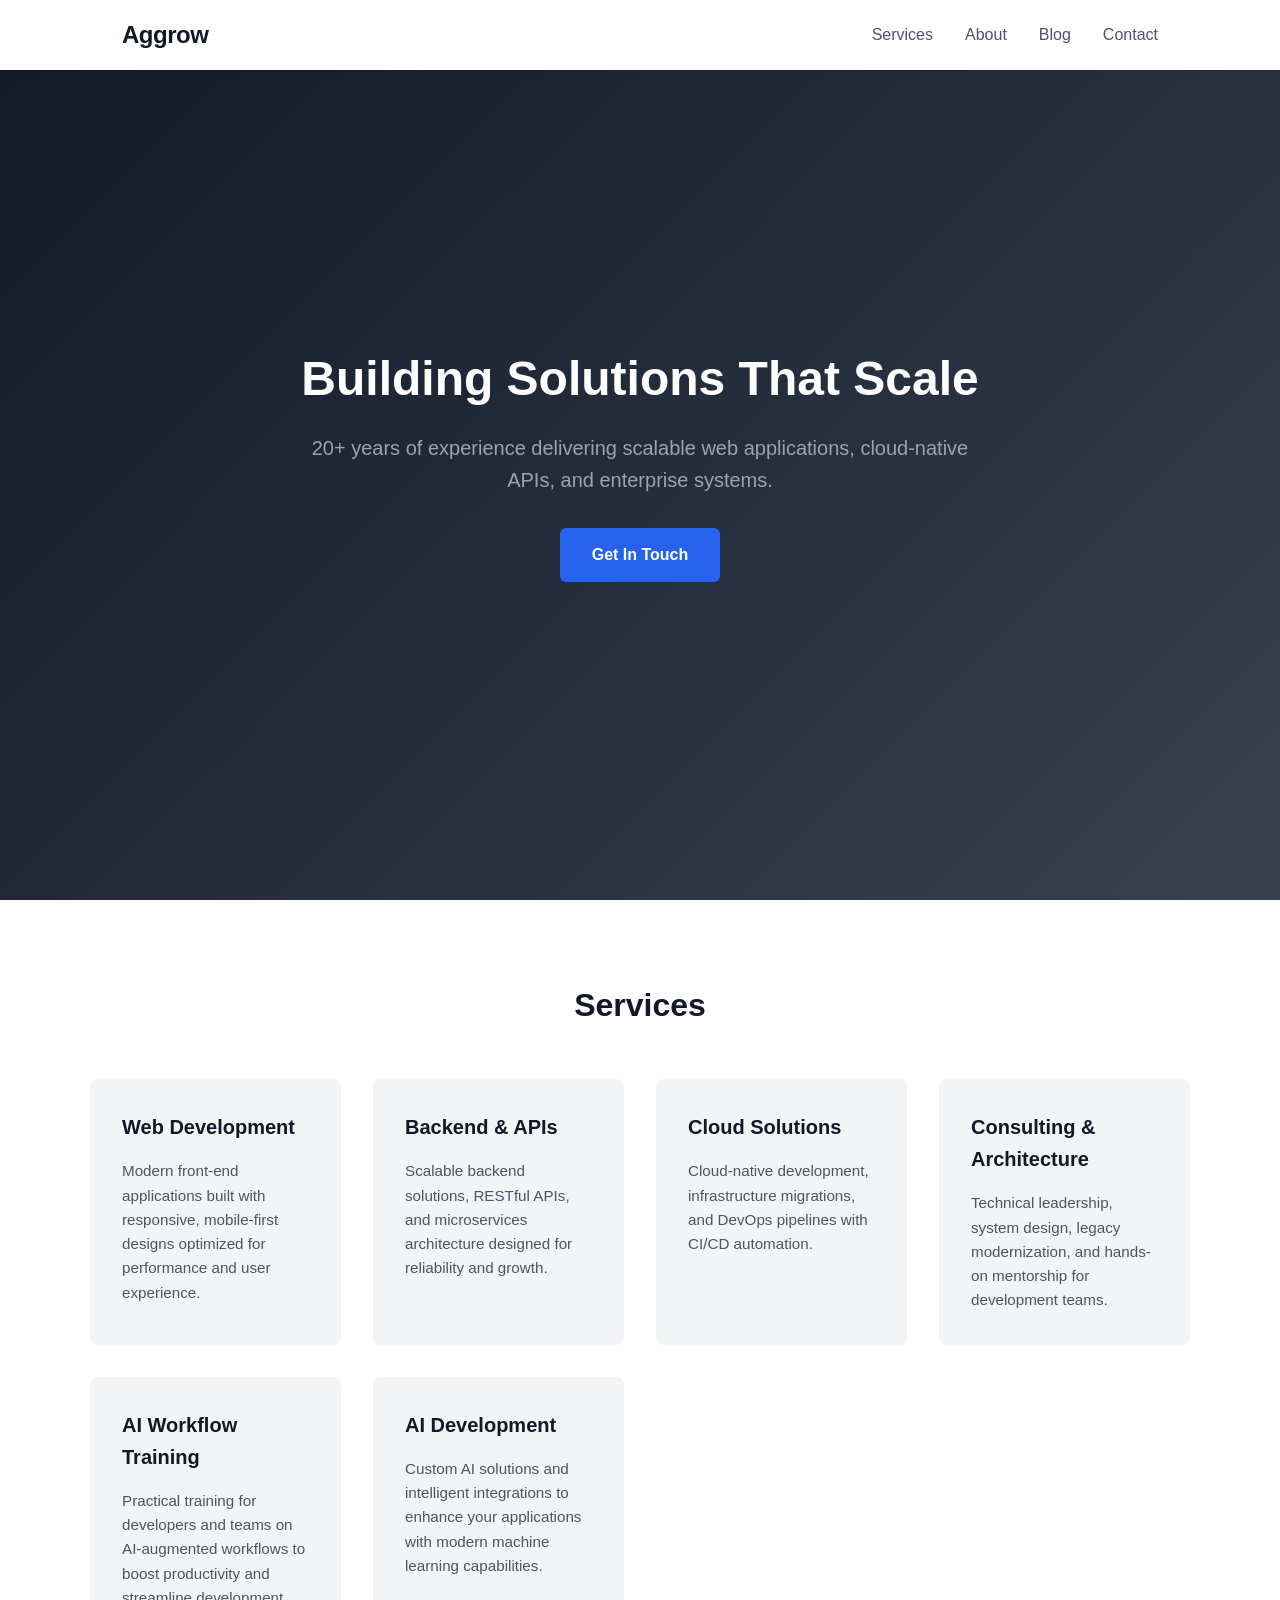
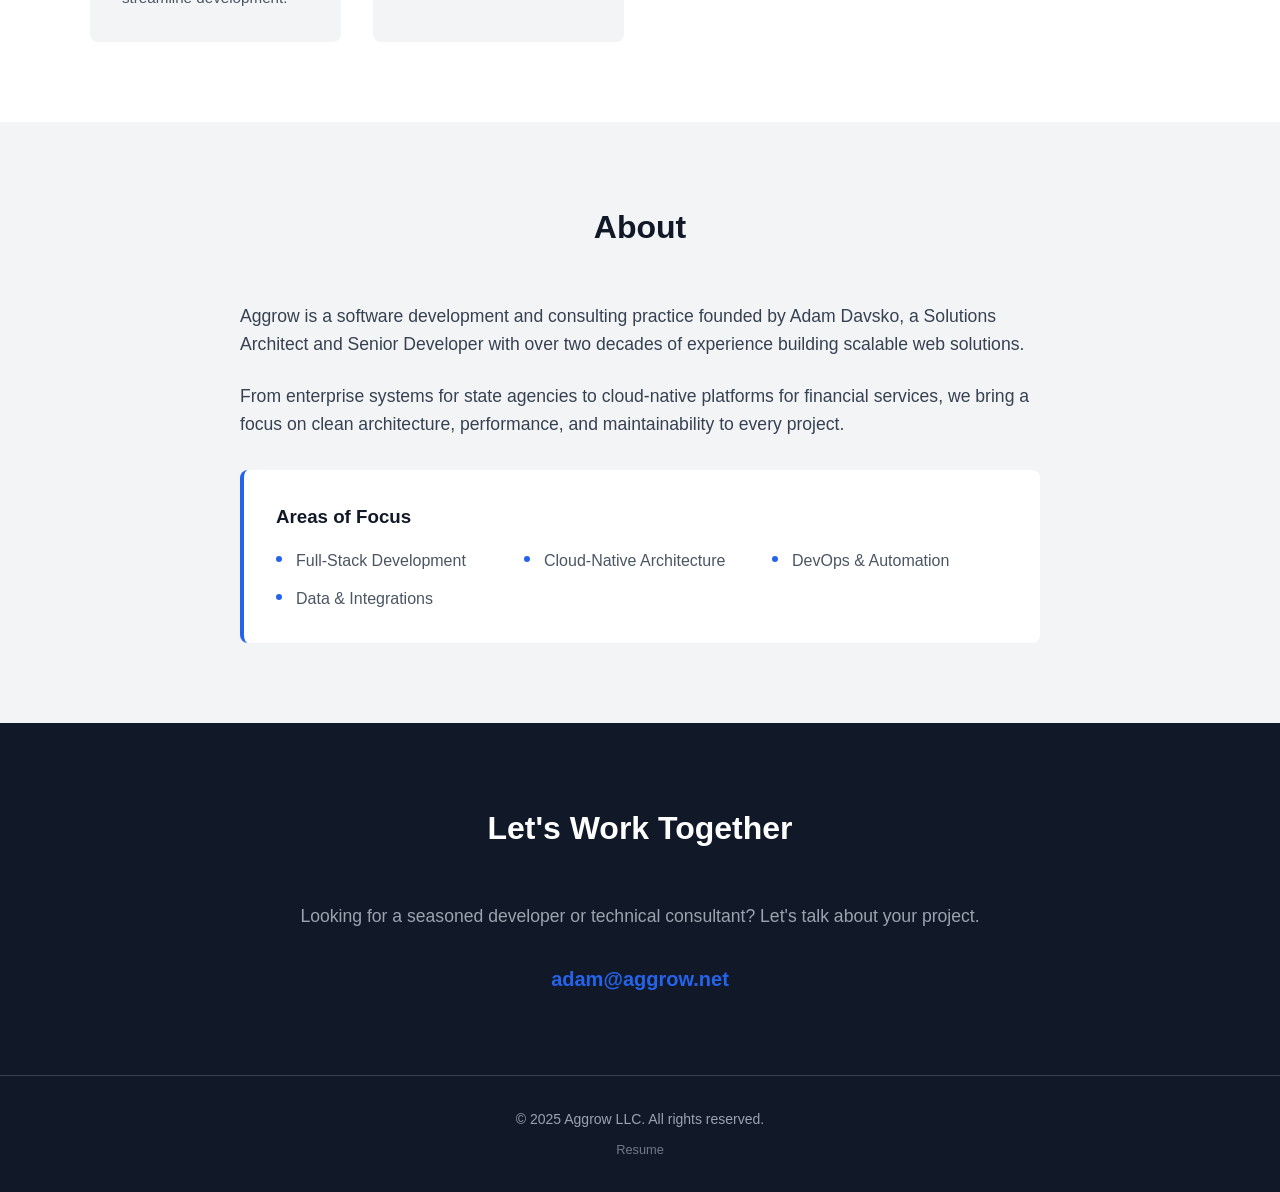
<file: index.html>
<!DOCTYPE html>
<html lang="en">
<head>
    <meta charset="UTF-8">
    <meta name="viewport" content="width=device-width, initial-scale=1.0">
    <title>Aggrow | Software Development & Consulting</title>
    <link rel="stylesheet" href="css/styles.css">
</head>
<body>
    <header>
        <nav>
            <div class="logo">Aggrow</div>
            <ul class="nav-links">
                <li><a href="#services">Services</a></li>
                <li><a href="#about">About</a></li>
                <li><a href="blog/">Blog</a></li>
                <li><a href="#contact">Contact</a></li>
            </ul>
        </nav>
    </header>

    <main>
        <section class="hero">
            <div class="hero-content">
                <h1>Building Solutions That Scale</h1>
                <p>20+ years of experience delivering scalable web applications, cloud-native APIs, and enterprise systems.</p>
                <a href="#contact" class="cta-button">Get In Touch</a>
            </div>
        </section>

        <section id="services" class="services">
            <h2>Services</h2>
            <div class="services-grid">
                <div class="service-card">
                    <h3>Web Development</h3>
                    <p>Modern front-end applications built with responsive, mobile-first designs optimized for performance and user experience.</p>
                </div>
                <div class="service-card">
                    <h3>Backend & APIs</h3>
                    <p>Scalable backend solutions, RESTful APIs, and microservices architecture designed for reliability and growth.</p>
                </div>
                <div class="service-card">
                    <h3>Cloud Solutions</h3>
                    <p>Cloud-native development, infrastructure migrations, and DevOps pipelines with CI/CD automation.</p>
                </div>
                <div class="service-card">
                    <h3>Consulting & Architecture</h3>
                    <p>Technical leadership, system design, legacy modernization, and hands-on mentorship for development teams.</p>
                </div>
                <div class="service-card">
                    <h3>AI Workflow Training</h3>
                    <p>Practical training for developers and teams on AI-augmented workflows to boost productivity and streamline development.</p>
                </div>
                <div class="service-card">
                    <h3>AI Development</h3>
                    <p>Custom AI solutions and intelligent integrations to enhance your applications with modern machine learning capabilities.</p>
                </div>
            </div>
        </section>

        <section id="about" class="about">
            <h2>About</h2>
            <div class="about-content">
                <p>Aggrow is a software development and consulting practice founded by Adam Davsko, a Solutions Architect and Senior Developer with over two decades of experience building scalable web solutions.</p>
                <p>From enterprise systems for state agencies to cloud-native platforms for financial services, we bring a focus on clean architecture, performance, and maintainability to every project.</p>
                <div class="tech-stack">
                    <h3>Areas of Focus</h3>
                    <ul>
                        <li>Full-Stack Development</li>
                        <li>Cloud-Native Architecture</li>
                        <li>DevOps & Automation</li>
                        <li>Data & Integrations</li>
                    </ul>
                </div>
            </div>
        </section>

        <section id="contact" class="contact">
            <h2>Let's Work Together</h2>
            <p>Looking for a seasoned developer or technical consultant? Let's talk about your project.</p>
            <a href="mailto:adam@aggrow.net" class="contact-link">adam@aggrow.net</a>
        </section>
    </main>

    <footer>
        <p>&copy; 2025 Aggrow LLC. All rights reserved.</p>
        <p class="resume-link"><a href="Adam_Davsko_Resume.pdf" target="_blank">Resume</a></p>
    </footer>
</body>
</html>
</file>
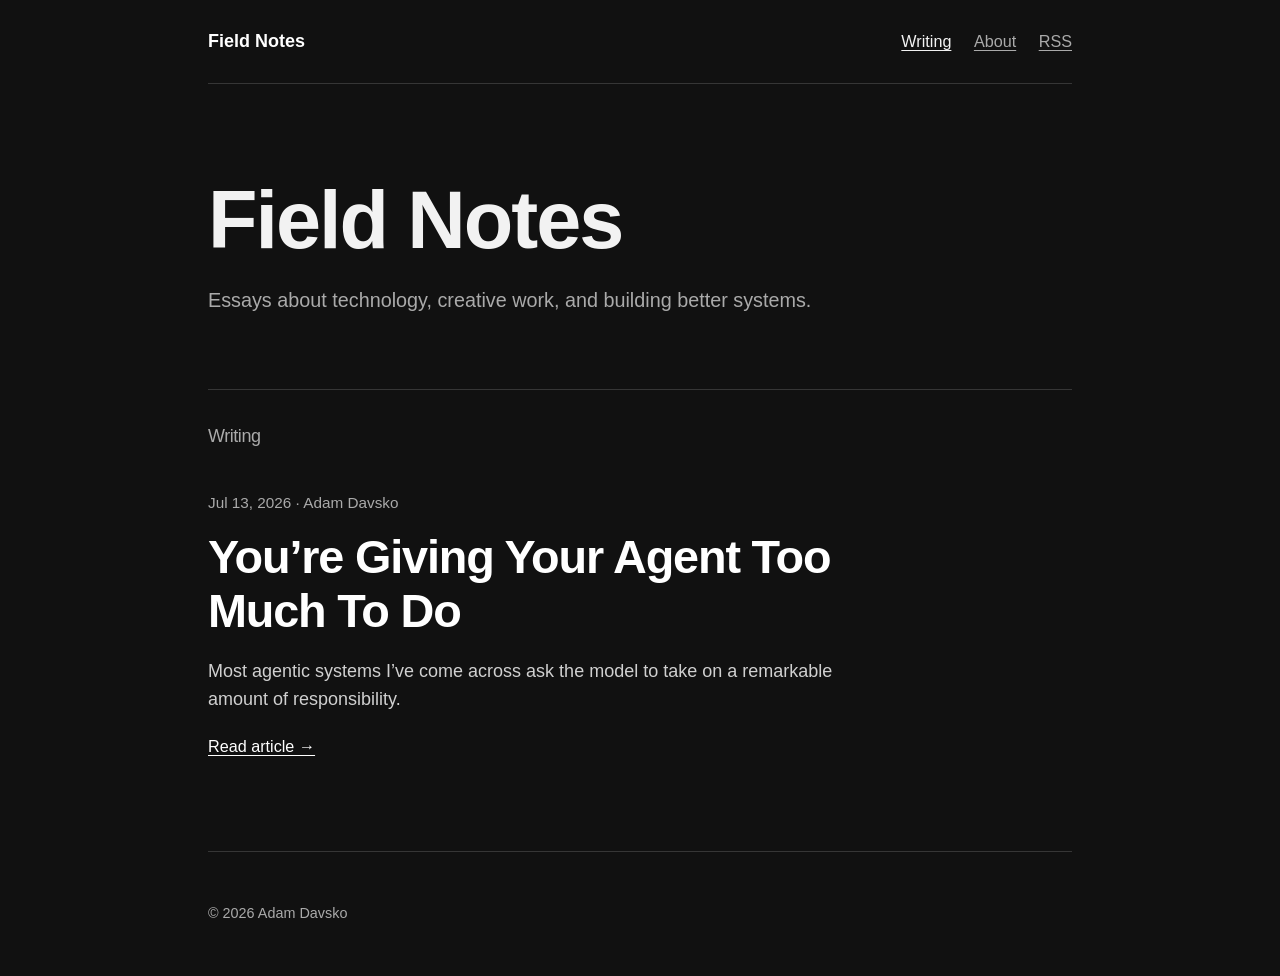
<file: blog/index.html>
<!DOCTYPE html>
<html lang="en">
  <head>
    <meta charset="utf-8">
    <meta name="viewport" content="width=device-width, initial-scale=1">
    <meta name="theme-color" content="#111111">
    <meta name="description" content="Field Notes — considered writing on technology, creative work, and the spaces between.">
    <meta property="og:title" content="Field Notes">
    <meta property="og:description" content="Considered writing on technology, creative work, and the spaces between.">
    <meta property="og:type" content="website">
    <title>Field Notes — Essays &amp; observations</title>
    <link rel="canonical" href="https://www.aggrow.net/blog/">
    <link rel="alternate" type="application/rss+xml" title="Field Notes" href="feed.xml">
    <link rel="stylesheet" href="styles.css">
  </head>
  <body>
    <header class="site-header container">
      <a class="site-title" href="./">Field Notes</a>
      <nav aria-label="Primary navigation">
        <a aria-current="page" href="./">Writing</a>
        <a href="about.html">About</a>
        <a href="feed.xml">RSS</a>
      </nav>
    </header>

    <main class="container">
      <section class="intro">
        <h1>Field Notes</h1>
        <p>Essays about technology, creative work, and building better systems.</p>
      </section>

      <section class="post-list" aria-labelledby="writing-title">
        <h2 id="writing-title">Writing</h2>
        <article class="post-entry">
          <p class="post-meta">Jul 13, 2026 · Adam Davsko</p>
          <h3><a href="posts/youre-giving-your-agent-too-much-to-do.html">You’re Giving Your Agent Too Much To Do</a></h3>
          <p>Most agentic systems I’ve come across ask the model to take on a remarkable amount of responsibility.</p>
          <a class="read-more" href="posts/youre-giving-your-agent-too-much-to-do.html">Read article →</a>
        </article>
      </section>
    </main>

    <footer class="site-footer container">
      <p>© 2026 Adam Davsko</p>
    </footer>
  </body>
</html>
</file>
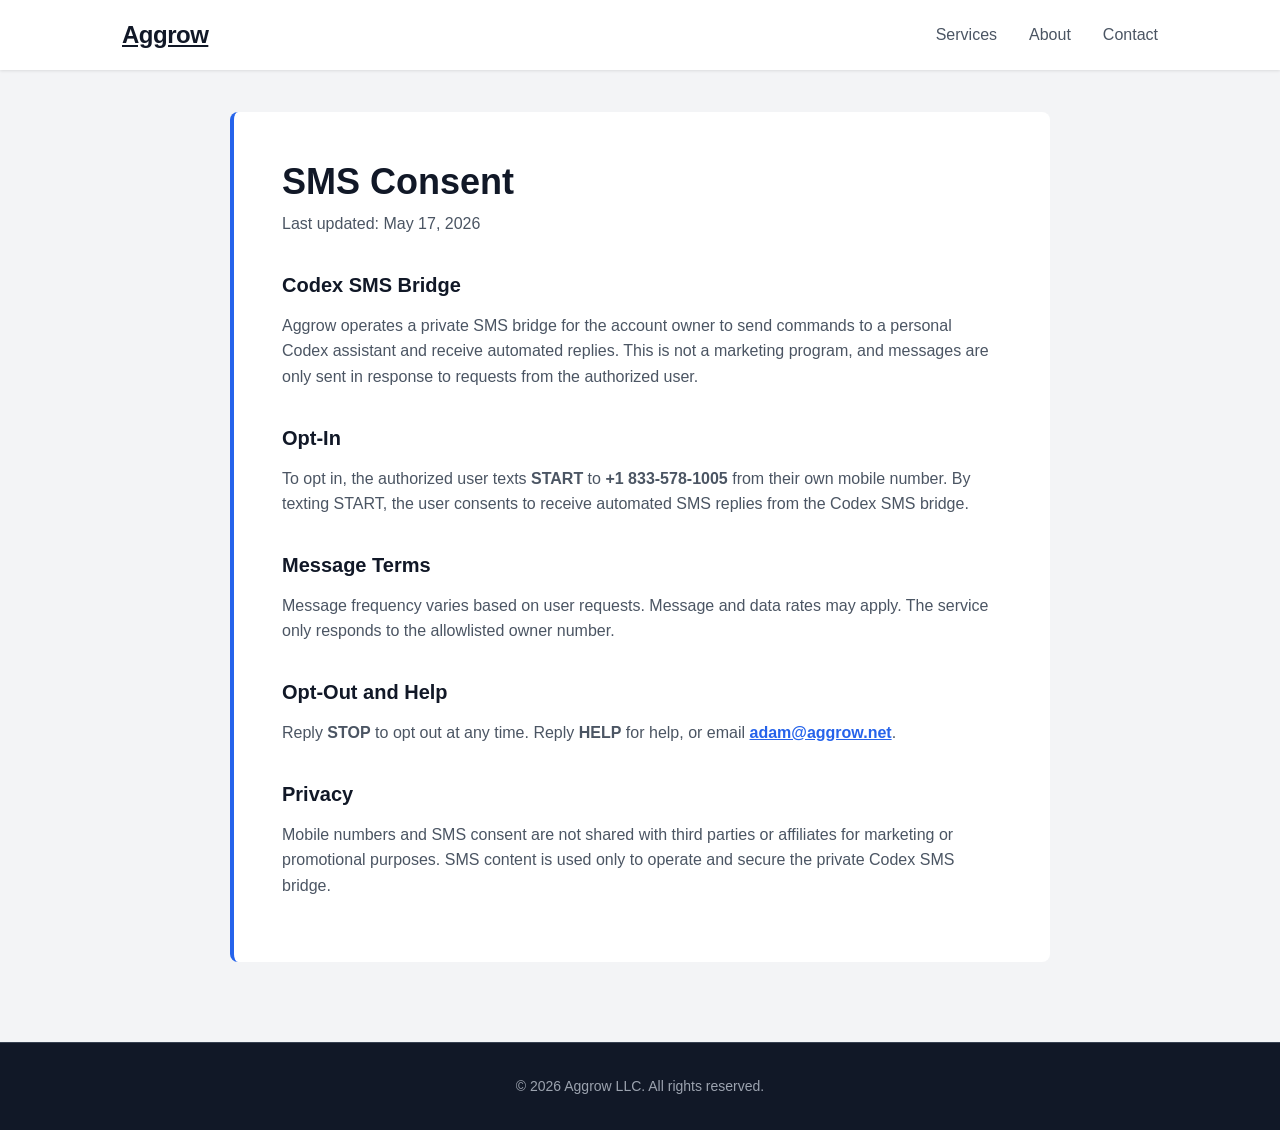
<file: sms-consent.html>
<!DOCTYPE html>
<html lang="en">
<head>
    <meta charset="UTF-8">
    <meta name="viewport" content="width=device-width, initial-scale=1.0">
    <title>SMS Consent | Aggrow</title>
    <link rel="stylesheet" href="css/styles.css">
</head>
<body>
    <header>
        <nav>
            <a class="logo" href="index.html">Aggrow</a>
            <ul class="nav-links">
                <li><a href="index.html#services">Services</a></li>
                <li><a href="index.html#about">About</a></li>
                <li><a href="index.html#contact">Contact</a></li>
            </ul>
        </nav>
    </header>

    <main class="policy-page">
        <section class="policy-content">
            <h1>SMS Consent</h1>
            <p class="policy-updated">Last updated: May 17, 2026</p>

            <h2>Codex SMS Bridge</h2>
            <p>
                Aggrow operates a private SMS bridge for the account owner to send commands to a
                personal Codex assistant and receive automated replies. This is not a marketing
                program, and messages are only sent in response to requests from the authorized user.
            </p>

            <h2>Opt-In</h2>
            <p>
                To opt in, the authorized user texts <strong>START</strong> to
                <strong>+1 833-578-1005</strong> from their own mobile number. By texting START,
                the user consents to receive automated SMS replies from the Codex SMS bridge.
            </p>

            <h2>Message Terms</h2>
            <p>
                Message frequency varies based on user requests. Message and data rates may apply.
                The service only responds to the allowlisted owner number.
            </p>

            <h2>Opt-Out and Help</h2>
            <p>
                Reply <strong>STOP</strong> to opt out at any time. Reply <strong>HELP</strong> for
                help, or email <a href="mailto:adam@aggrow.net">adam@aggrow.net</a>.
            </p>

            <h2>Privacy</h2>
            <p>
                Mobile numbers and SMS consent are not shared with third parties or affiliates for
                marketing or promotional purposes. SMS content is used only to operate and secure the
                private Codex SMS bridge.
            </p>
        </section>
    </main>

    <footer>
        <p>&copy; 2026 Aggrow LLC. All rights reserved.</p>
    </footer>
</body>
</html>
</file>
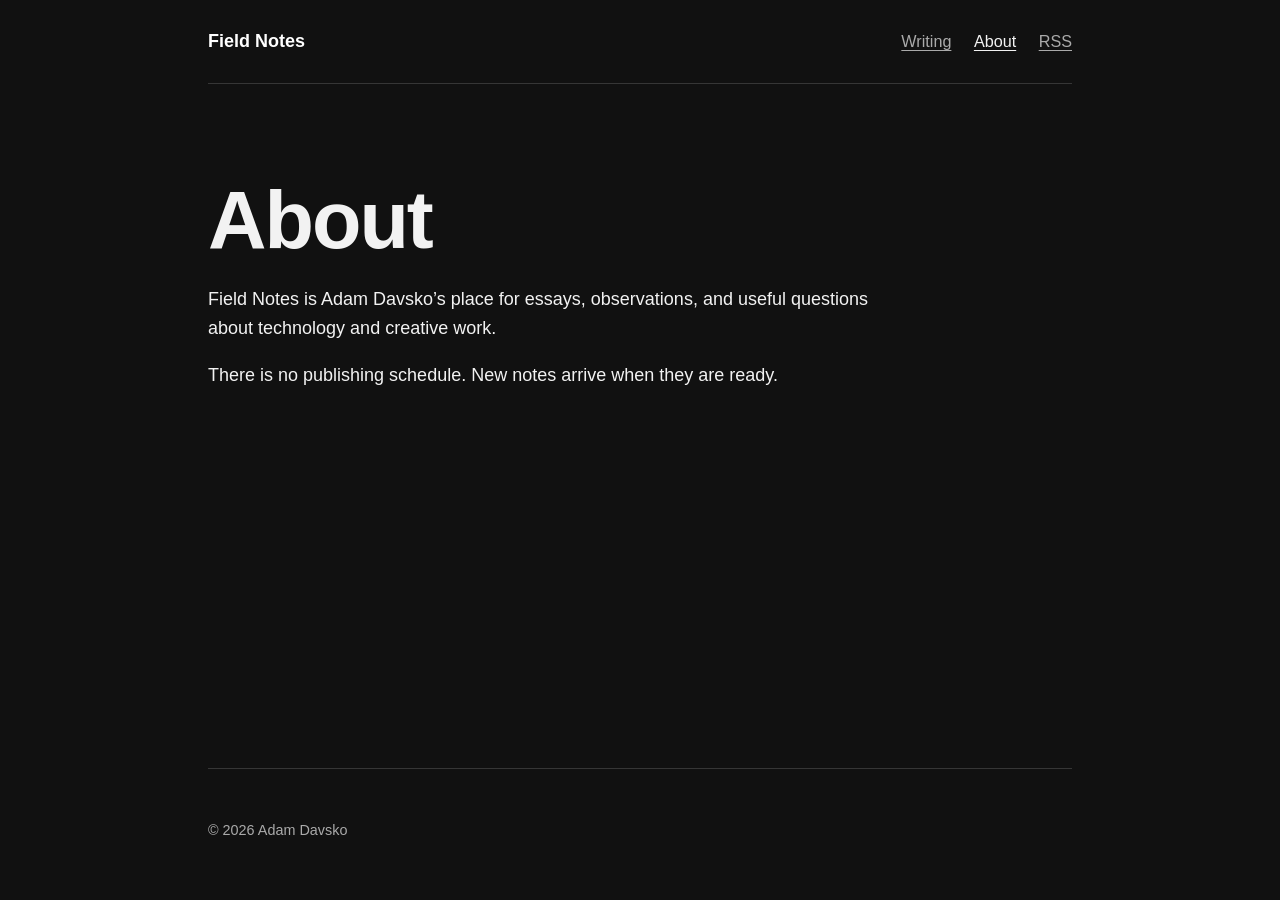
<file: blog/about.html>
<!DOCTYPE html>
<html lang="en">
  <head>
    <meta charset="utf-8">
    <meta name="viewport" content="width=device-width, initial-scale=1">
    <meta name="theme-color" content="#111111">
    <meta name="description" content="About Field Notes.">
    <title>About — Field Notes</title>
    <link rel="stylesheet" href="styles.css">
  </head>
  <body>
    <header class="site-header container">
      <a class="site-title" href="./">Field Notes</a>
      <nav aria-label="Primary navigation">
        <a href="./">Writing</a>
        <a aria-current="page" href="about.html">About</a>
        <a href="feed.xml">RSS</a>
      </nav>
    </header>
    <main class="container page">
      <h1>About</h1>
      <p>Field Notes is Adam Davsko’s place for essays, observations, and useful questions about technology and creative work.</p>
      <p>There is no publishing schedule. New notes arrive when they are ready.</p>
    </main>
    <footer class="site-footer container"><p>© 2026 Adam Davsko</p></footer>
  </body>
</html>
</file>
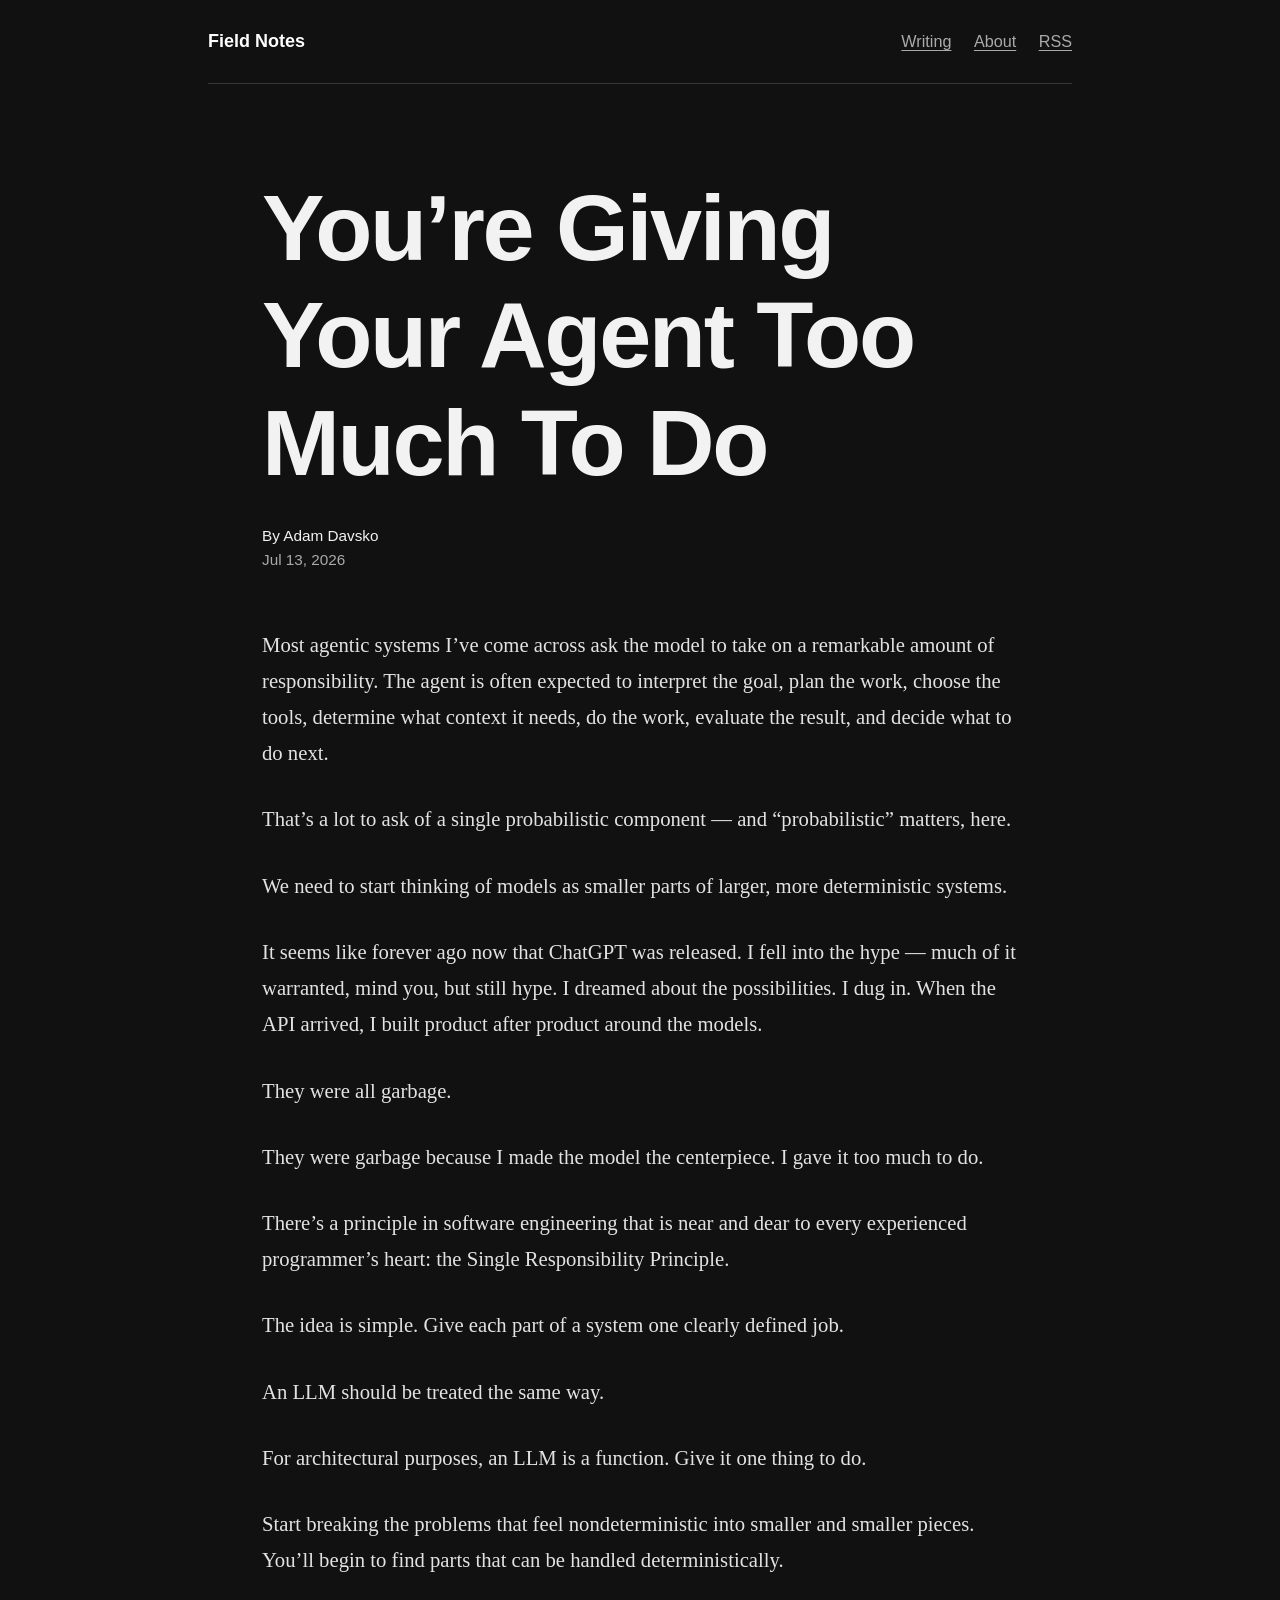
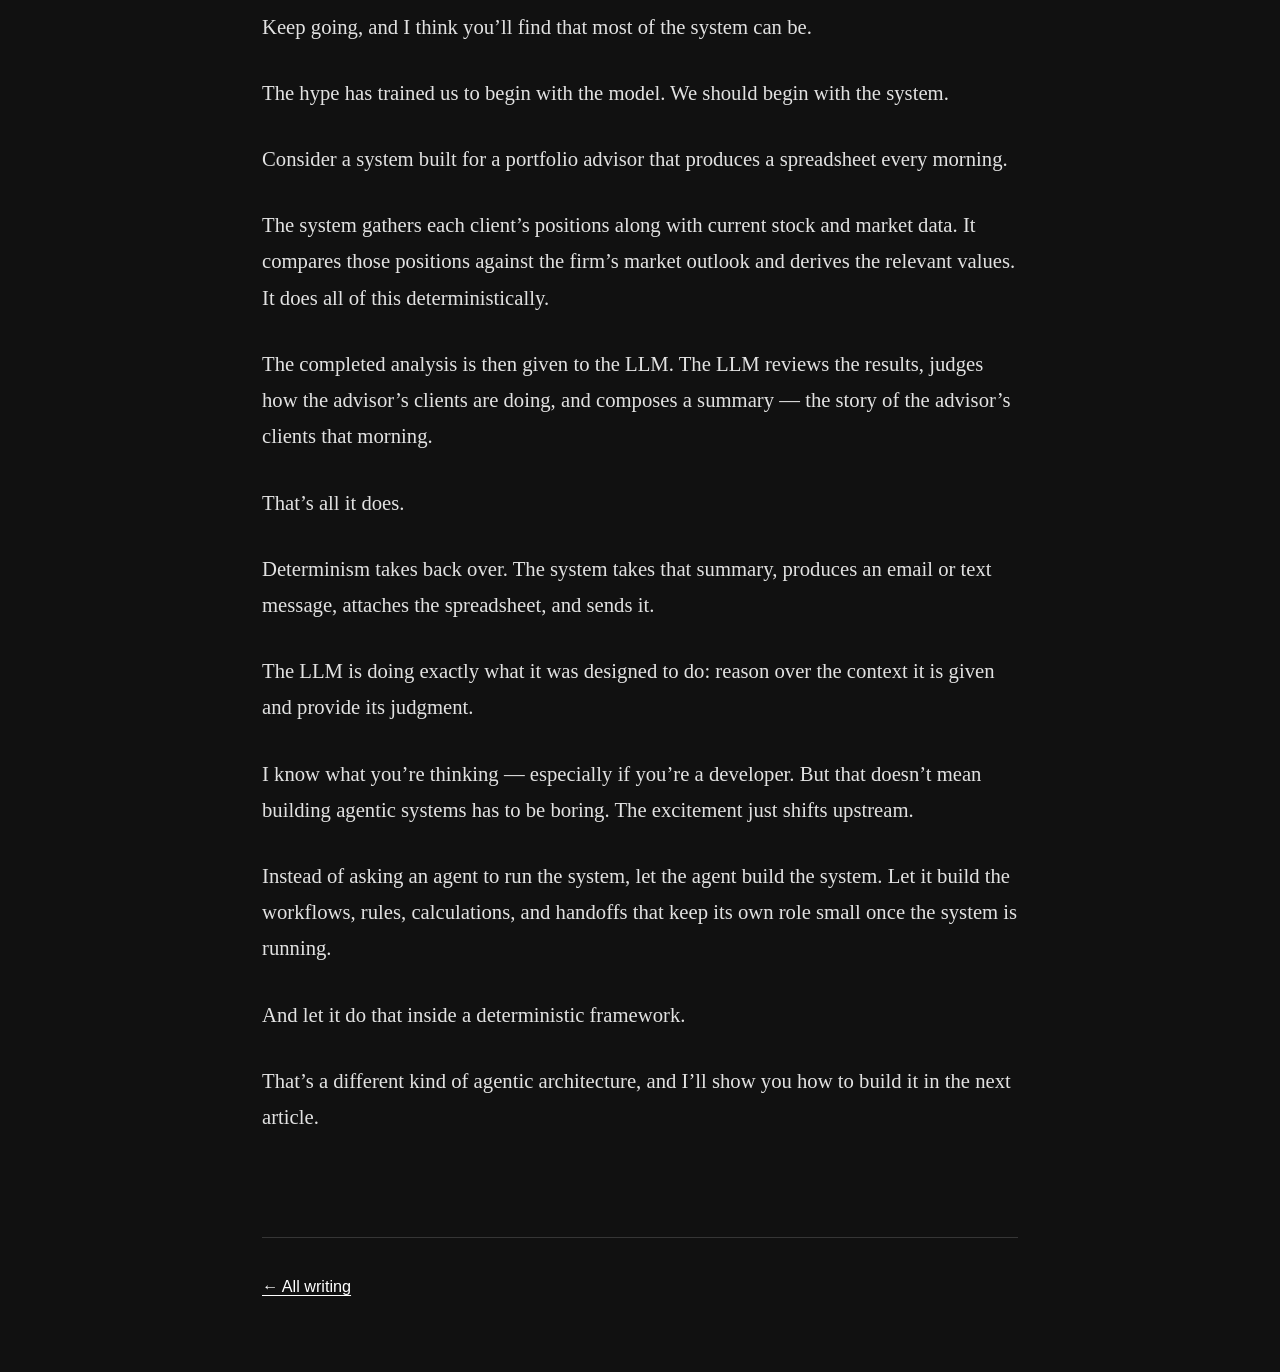
<file: blog/posts/youre-giving-your-agent-too-much-to-do.html>
<!DOCTYPE html>
<html lang="en">
  <head>
    <meta charset="utf-8">
    <meta name="viewport" content="width=device-width, initial-scale=1">
    <meta name="theme-color" content="#111111">
    <meta name="author" content="Adam Davsko">
    <meta name="description" content="Most agentic systems I’ve come across ask the model to take on a remarkable amount of responsibility.">
    <meta property="og:title" content="You’re Giving Your Agent Too Much To Do">
    <meta property="og:description" content="Most agentic systems I’ve come across ask the model to take on a remarkable amount of responsibility.">
    <meta property="og:type" content="article">
    <meta property="article:author" content="Adam Davsko">
    <meta property="article:published_time" content="2026-07-13">
    <title>You’re Giving Your Agent Too Much To Do — Field Notes</title>
    <link rel="canonical" href="https://www.aggrow.net/blog/posts/youre-giving-your-agent-too-much-to-do.html">
    <link rel="stylesheet" href="../styles.css">
  </head>
  <body>
    <header class="site-header container">
      <a class="site-title" href="../">Field Notes</a>
      <nav aria-label="Primary navigation"><a href="../">Writing</a><a href="../about.html">About</a><a href="../feed.xml">RSS</a></nav>
    </header>
    <main class="article-container">
      <article>
        <header class="article-header">
          <h1>You’re Giving Your Agent Too Much To Do</h1>
          <div class="article-credits"><p>By Adam Davsko</p><time datetime="2026-07-13">Jul 13, 2026</time></div>
        </header>
        <div class="prose">
          <p>Most agentic systems I’ve come across ask the model to take on a remarkable amount of responsibility. The agent is often expected to interpret the goal, plan the work, choose the tools, determine what context it needs, do the work, evaluate the result, and decide what to do next.</p>
          <p>That’s a lot to ask of a single probabilistic component — and “probabilistic” matters, here.</p>
          <p>We need to start thinking of models as smaller parts of larger, more deterministic systems.</p>
          <p>It seems like forever ago now that ChatGPT was released. I fell into the hype — much of it warranted, mind you, but still hype. I dreamed about the possibilities. I dug in. When the API arrived, I built product after product around the models.</p>
          <p>They were all garbage.</p>
          <p>They were garbage because I made the model the centerpiece. I gave it too much to do.</p>
          <p>There’s a principle in software engineering that is near and dear to every experienced programmer’s heart: the Single Responsibility Principle.</p>
          <p>The idea is simple. Give each part of a system one clearly defined job.</p>
          <p>An LLM should be treated the same way.</p>
          <p>For architectural purposes, an LLM is a function. Give it one thing to do.</p>
          <p>Start breaking the problems that feel nondeterministic into smaller and smaller pieces. You’ll begin to find parts that can be handled deterministically.</p>
          <p>Keep going, and I think you’ll find that most of the system can be.</p>
          <p>The hype has trained us to begin with the model. We should begin with the system.</p>
          <p>Consider a system built for a portfolio advisor that produces a spreadsheet every morning.</p>
          <p>The system gathers each client’s positions along with current stock and market data. It compares those positions against the firm’s market outlook and derives the relevant values. It does all of this deterministically.</p>
          <p>The completed analysis is then given to the LLM. The LLM reviews the results, judges how the advisor’s clients are doing, and composes a summary — the story of the advisor’s clients that morning.</p>
          <p>That’s all it does.</p>
          <p>Determinism takes back over. The system takes that summary, produces an email or text message, attaches the spreadsheet, and sends it.</p>
          <p>The LLM is doing exactly what it was designed to do: reason over the context it is given and provide its judgment.</p>
          <p>I know what you’re thinking — especially if you’re a developer. But that doesn’t mean building agentic systems has to be boring. The excitement just shifts upstream.</p>
          <p>Instead of asking an agent to run the system, let the agent build the system. Let it build the workflows, rules, calculations, and handoffs that keep its own role small once the system is running.</p>
          <p>And let it do that inside a deterministic framework.</p>
          <p>That’s a different kind of agentic architecture, and I’ll show you how to build it in the next article.</p>
        </div>
      </article>
      <nav class="article-footer" aria-label="Post navigation"><a href="../">← All writing</a></nav>
    </main>
  </body>
</html>
</file>
<file: css/styles.css>
* {
    margin: 0;
    padding: 0;
    box-sizing: border-box;
}

:root {
    --primary: #2563eb;
    --primary-dark: #1d4ed8;
    --gray-900: #111827;
    --gray-700: #374151;
    --gray-600: #4b5563;
    --gray-400: #9ca3af;
    --gray-200: #e5e7eb;
    --gray-100: #f3f4f6;
    --white: #ffffff;
}

html {
    scroll-behavior: smooth;
}

body {
    font-family: -apple-system, BlinkMacSystemFont, 'Segoe UI', Roboto, Oxygen, Ubuntu, sans-serif;
    line-height: 1.6;
    color: var(--gray-700);
    background: var(--white);
}

/* Navigation */
header {
    position: fixed;
    top: 0;
    left: 0;
    right: 0;
    background: var(--white);
    box-shadow: 0 1px 3px rgba(0, 0, 0, 0.1);
    z-index: 100;
}

nav {
    max-width: 1100px;
    margin: 0 auto;
    padding: 1rem 2rem;
    display: flex;
    justify-content: space-between;
    align-items: center;
}

.logo {
    font-size: 1.5rem;
    font-weight: 700;
    color: var(--gray-900);
    letter-spacing: -0.5px;
}

.nav-links {
    display: flex;
    list-style: none;
    gap: 2rem;
}

.nav-links a {
    text-decoration: none;
    color: var(--gray-600);
    font-weight: 500;
    transition: color 0.2s;
}

.nav-links a:hover {
    color: var(--primary);
}

/* Hero */
.hero {
    min-height: 100vh;
    display: flex;
    align-items: center;
    justify-content: center;
    background: linear-gradient(135deg, var(--gray-900) 0%, var(--gray-700) 100%);
    padding: 6rem 2rem 4rem;
}

.hero-content {
    max-width: 700px;
    text-align: center;
}

.hero h1 {
    font-size: 3rem;
    font-weight: 700;
    color: var(--white);
    margin-bottom: 1.5rem;
    line-height: 1.2;
}

.hero p {
    font-size: 1.25rem;
    color: var(--gray-400);
    margin-bottom: 2rem;
}

.cta-button {
    display: inline-block;
    background: var(--primary);
    color: var(--white);
    padding: 0.875rem 2rem;
    border-radius: 6px;
    text-decoration: none;
    font-weight: 600;
    transition: background 0.2s;
}

.cta-button:hover {
    background: var(--primary-dark);
}

/* Services */
.services {
    padding: 5rem 2rem;
    background: var(--white);
}

.services h2,
.about h2,
.contact h2 {
    text-align: center;
    font-size: 2rem;
    color: var(--gray-900);
    margin-bottom: 3rem;
}

.services-grid {
    max-width: 1100px;
    margin: 0 auto;
    display: grid;
    grid-template-columns: repeat(auto-fit, minmax(250px, 1fr));
    gap: 2rem;
}

.service-card {
    padding: 2rem;
    background: var(--gray-100);
    border-radius: 8px;
    transition: transform 0.2s, box-shadow 0.2s;
}

.service-card:hover {
    transform: translateY(-4px);
    box-shadow: 0 10px 30px rgba(0, 0, 0, 0.1);
}

.service-card h3 {
    color: var(--gray-900);
    margin-bottom: 1rem;
    font-size: 1.25rem;
}

.service-card p {
    color: var(--gray-600);
    font-size: 0.95rem;
}

/* About */
.about {
    padding: 5rem 2rem;
    background: var(--gray-100);
}

.about-content {
    max-width: 800px;
    margin: 0 auto;
}

.about-content p {
    margin-bottom: 1.5rem;
    font-size: 1.1rem;
}

.tech-stack {
    margin-top: 2rem;
    padding: 2rem;
    background: var(--white);
    border-radius: 8px;
    border-left: 4px solid var(--primary);
}

.tech-stack h3 {
    color: var(--gray-900);
    margin-bottom: 1rem;
}

.tech-stack ul {
    list-style: none;
    display: grid;
    grid-template-columns: repeat(auto-fit, minmax(200px, 1fr));
    gap: 0.75rem;
}

.tech-stack li {
    color: var(--gray-600);
    padding-left: 1.25rem;
    position: relative;
}

.tech-stack li::before {
    content: '';
    position: absolute;
    left: 0;
    top: 0.5rem;
    width: 6px;
    height: 6px;
    background: var(--primary);
    border-radius: 50%;
}

/* Contact */
.contact {
    padding: 5rem 2rem;
    background: var(--gray-900);
    text-align: center;
}

.contact h2 {
    color: var(--white);
}

.contact p {
    color: var(--gray-400);
    margin-bottom: 2rem;
    font-size: 1.1rem;
}

.contact-link {
    display: inline-block;
    color: var(--primary);
    font-size: 1.25rem;
    text-decoration: none;
    font-weight: 600;
    transition: color 0.2s;
}

.contact-link:hover {
    color: var(--white);
}

/* Footer */
footer {
    padding: 2rem;
    background: var(--gray-900);
    border-top: 1px solid var(--gray-700);
    text-align: center;
}

footer p {
    color: var(--gray-400);
    font-size: 0.875rem;
}

.resume-link {
    margin-top: 0.5rem;
}

.resume-link a {
    color: var(--gray-400);
    text-decoration: none;
    font-size: 0.8rem;
    opacity: 0.7;
    transition: opacity 0.2s;
}

.resume-link a:hover {
    opacity: 1;
    color: var(--white);
}

/* Policy pages */
.policy-page {
    min-height: calc(100vh - 105px);
    padding: 7rem 2rem 5rem;
    background: var(--gray-100);
}

.policy-content {
    max-width: 820px;
    margin: 0 auto;
    padding: 3rem;
    background: var(--white);
    border-radius: 8px;
    border-left: 4px solid var(--primary);
}

.policy-content h1 {
    color: var(--gray-900);
    font-size: 2.25rem;
    line-height: 1.2;
    margin-bottom: 0.5rem;
}

.policy-content h2 {
    color: var(--gray-900);
    font-size: 1.25rem;
    margin: 2rem 0 0.75rem;
}

.policy-content p {
    color: var(--gray-600);
    font-size: 1rem;
    margin-bottom: 1rem;
}

.policy-content a {
    color: var(--primary);
    font-weight: 600;
}

.policy-updated {
    color: var(--gray-400);
    font-size: 0.9rem;
}

/* Responsive */
@media (max-width: 768px) {
    .hero h1 {
        font-size: 2rem;
    }

    .hero p {
        font-size: 1rem;
    }

    .nav-links {
        gap: 1rem;
    }

    .services-grid {
        grid-template-columns: 1fr;
    }

    .policy-content {
        padding: 2rem;
    }
}
</file>
<file: blog/styles.css>
:root {
  color-scheme: dark;
  --background: #111111;
  --text: #f2f2f2;
  --muted: #aaaaaa;
  --border: #363636;
  --link: #ffffff;
}

* { box-sizing: border-box; }

html { font-size: 18px; }

body {
  margin: 0;
  background: var(--background);
  color: var(--text);
  font-family: Arial, Helvetica, sans-serif;
  line-height: 1.6;
  -webkit-font-smoothing: antialiased;
}

a {
  color: var(--link);
  text-underline-offset: 0.18em;
  text-decoration-thickness: 1px;
}

a:hover { color: var(--muted); }

.container,
.article-container {
  width: min(100% - 2rem, 48rem);
  margin-inline: auto;
}

.article-container { width: min(100% - 2rem, 42rem); }

.site-header {
  display: flex;
  justify-content: space-between;
  align-items: baseline;
  gap: 2rem;
  padding-block: 1.5rem;
  border-bottom: 1px solid var(--border);
}

.site-title {
  font-weight: 700;
  text-decoration: none;
}

.site-header nav {
  display: flex;
  gap: 1.25rem;
  font-size: 0.9rem;
}

.site-header nav a { color: var(--muted); }
.site-header nav a:hover,
.site-header nav a[aria-current="page"] { color: var(--text); }

.intro { padding-block: 5rem 4rem; }

h1, h2, h3 {
  margin-top: 0;
  line-height: 1.15;
  letter-spacing: -0.025em;
}

.intro h1,
.page h1 {
  margin-bottom: 1rem;
  font-size: clamp(2.5rem, 9vw, 4.5rem);
}

.intro p {
  max-width: 36rem;
  margin: 0;
  color: var(--muted);
  font-size: 1.1rem;
}

.post-list {
  padding-block: 2rem 5rem;
  border-top: 1px solid var(--border);
}

.post-list > h2 {
  margin-bottom: 2.5rem;
  font-size: 1rem;
  font-weight: 400;
  color: var(--muted);
}

.post-entry { max-width: 38rem; }

.post-entry h3 {
  margin: 0.6rem 0 1rem;
  font-size: clamp(1.8rem, 5vw, 2.6rem);
}

.post-entry h3 a { text-decoration: none; }
.post-entry > p:not(.post-meta) { color: #d0d0d0; }

.post-meta,
.article-credits {
  color: var(--muted);
  font-size: 0.85rem;
}

.read-more { font-size: 0.9rem; }

.site-footer {
  padding-block: 2rem;
  border-top: 1px solid var(--border);
  color: var(--muted);
  font-size: 0.8rem;
}

.page { min-height: calc(100vh - 12rem); padding-block: 5rem; }
.page p { max-width: 38rem; }

.article-header { padding-block: 5rem 3rem; }

.article-header h1 {
  margin-bottom: 1.5rem;
  font-size: clamp(2.7rem, 9vw, 5.2rem);
}

.article-credits { display: flex; flex-direction: column; }
.article-credits p { margin: 0; color: var(--text); }

.prose {
  padding-bottom: 4rem;
  color: #e2e2e2;
  font-family: Georgia, "Times New Roman", serif;
  font-size: 1.15rem;
  line-height: 1.75;
}

.prose p { margin-block: 0 1.45em; }

.article-footer {
  padding-block: 2rem 4rem;
  border-top: 1px solid var(--border);
  font-size: 0.9rem;
}

@media (max-width: 36rem) {
  html { font-size: 16px; }
  .site-header { align-items: flex-start; flex-direction: column; gap: 0.75rem; }
  .site-header nav { gap: 1rem; }
  .intro { padding-block: 3.5rem; }
  .article-header { padding-block: 3.5rem 2.5rem; }
}
</file>
